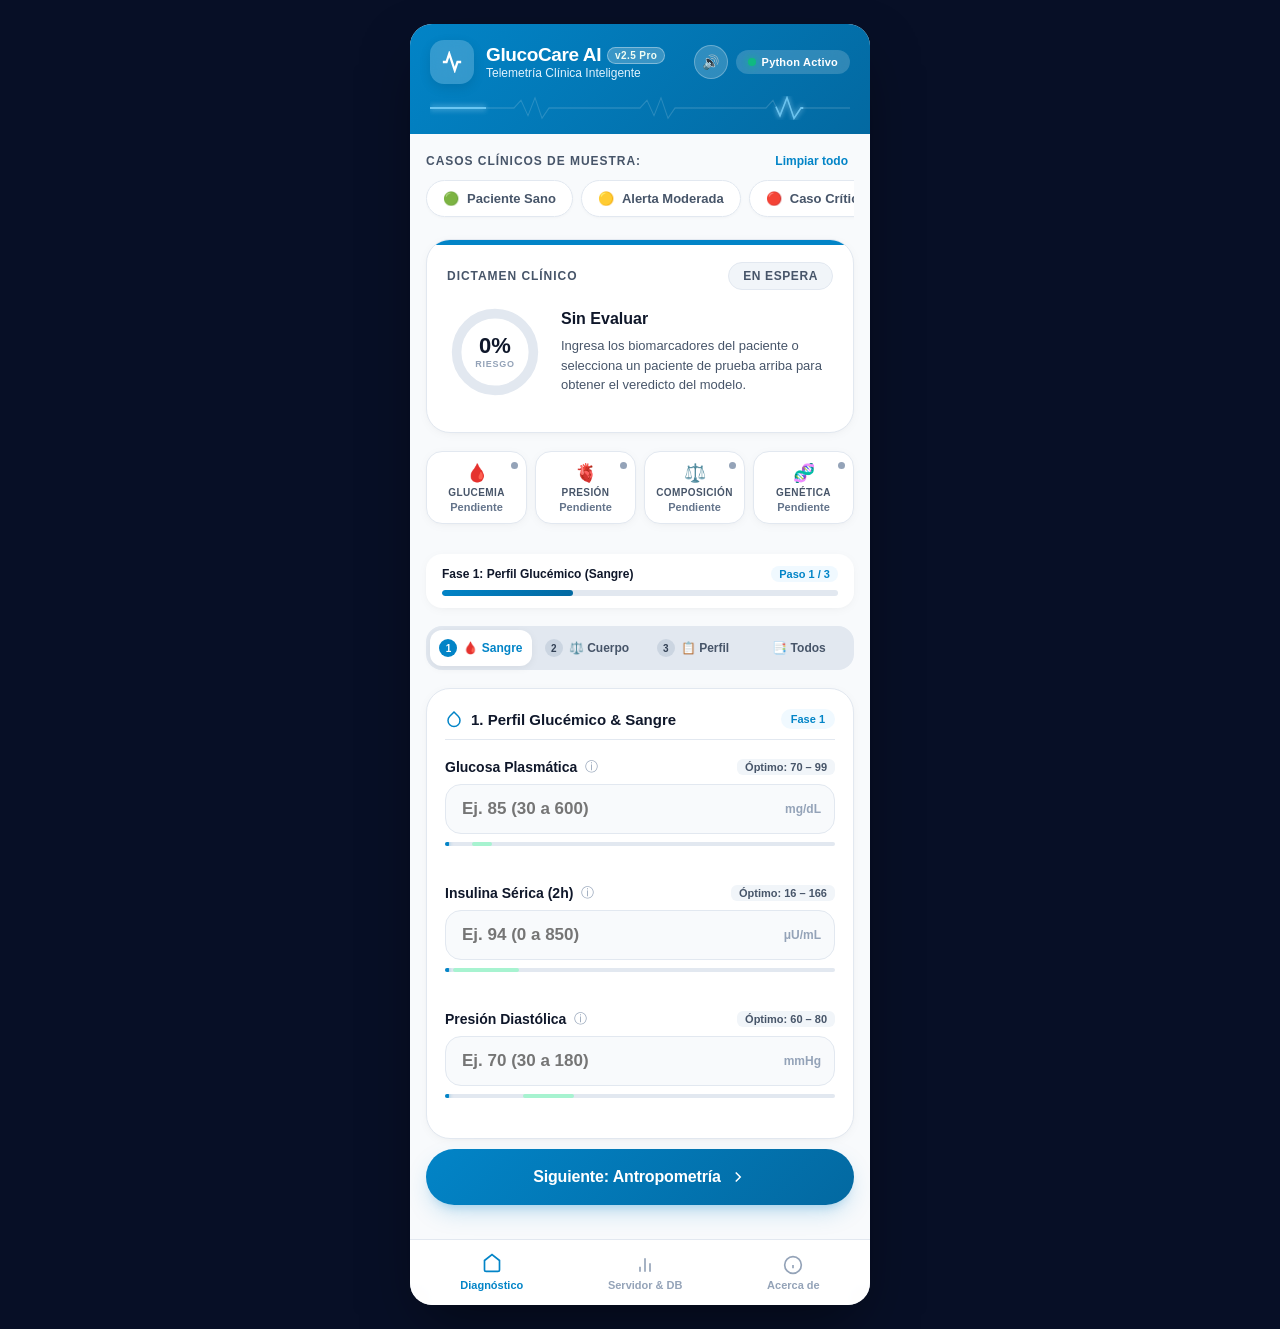
<file: index.html>
<!doctype html>
<html lang="es">
<head>
  <meta charset="utf-8">
  <meta name="viewport" content="width=device-width, initial-scale=1, maximum-scale=1, user-scalable=no, viewport-fit=cover">
  <title>GlucoCare · Evaluación de Riesgo de Diabetes</title>
  <meta name="description" content="Sistema móvil clínico para la predicción de diabetes basado en los pilares de la experiencia de usuario (UX).">
  <meta name="theme-color" content="#0f172a">
  <link rel="stylesheet" href="static/css/mobile.css">
</head>
<body>

  <!-- CONTENEDOR PRINCIPAL DE LA APLICACIÓN -->
  <main class="dispositivo-movil" role="main">

    <!-- CABECERA APP MÉDICA CON TELEMETRÍA ECG EN VIVO -->
    <section class="cabecera-app">
      <div class="cabecera-fila-principal">
        <div class="perfil-app">
          <div class="app-avatar" aria-hidden="true">
            <svg class="pulso-avatar" width="22" height="22" viewBox="0 0 24 24" fill="none" stroke="currentColor" stroke-width="2.5"><path d="M22 12h-4l-3 9L9 3l-3 9H2"></path></svg>
          </div>
          <div class="app-titulos">
            <div class="app-titulos-fila">
              <h1>GlucoCare AI</h1>
              <span class="badge-version">v2.5 Pro</span>
            </div>
            <p>Telemetría Clínica Inteligente</p>
          </div>
        </div>
        
        <div class="cabecera-controles">
          <button type="button" id="btn-toggle-sonido" class="btn-icono-cabecera" title="Activar/Silenciar sonido háptico" aria-label="Audio háptico">
            <span id="icono-sonido">🔊</span>
          </button>
          <div id="btn-telemetria-servidor" class="indicador-conexion" title="Ver Telemetría en Vivo Servidor / Red" style="cursor: pointer;">
            <span class="punto-verde" aria-hidden="true"></span>
            <span id="texto-conexion">Online</span>
          </div>
        </div>
      </div>

      <!-- LÍNEA DE ELECTROCARDIOGRAMA (ECG) EN TIEMPO REAL -->
      <div class="ecg-onda-wrapper" aria-hidden="true">
        <svg class="ecg-svg" viewBox="0 0 600 28" preserveAspectRatio="none">
          <path class="ecg-trazo-fondo" d="M0,14 L120,14 L130,5 L140,23 L150,2 L160,26 L170,14 L300,14 L310,5 L320,23 L330,2 L340,26 L350,14 L480,14 L490,5 L500,23 L510,2 L520,26 L530,14 L600,14"></path>
          <path class="ecg-trazo-luz" d="M0,14 L120,14 L130,5 L140,23 L150,2 L160,26 L170,14 L300,14 L310,5 L320,23 L330,2 L340,26 L350,14 L480,14 L490,5 L500,23 L510,2 L520,26 L530,14 L600,14"></path>
        </svg>
      </div>
    </section>

    <!-- CONTENIDO CON SCROLL ERGONÓMICO -->
    <div class="contenido-scroll">

      <!-- PILAR UX 1: SELECCIÓN RÁPIDA DE PACIENTES (REDUCCIÓN DE CARGA COGNITIVA) -->
      <section class="modulo-chips" aria-label="Muestras rápidas">
        <div class="etiqueta-fila-chips">
          <span class="etiqueta-seccion">Casos Clínicos de Muestra:</span>
          <button type="button" id="btn-limpiar-campos" class="btn-limpiar-texto">Limpiar todo</button>
        </div>
        <div class="lista-chips">
          <button type="button" class="chip-btn" data-perfil="sano">
            <span>🟢</span> <span>Paciente Sano</span>
          </button>
          <button type="button" class="chip-btn" data-perfil="moderado">
            <span>🟡</span> <span>Alerta Moderada</span>
          </button>
          <button type="button" class="chip-btn" data-perfil="critico">
            <span>🔴</span> <span>Caso Crítico</span>
          </button>
        </div>
      </section>

      <!-- BANNER DE ALERTA DEFENSIVA (VISIBILIDAD DEL ESTADO DEL SISTEMA) -->
      <div id="banner-alerta-global" role="alert"></div>

      <!-- PILAR UX 2: TARJETA HERO DE DIAGNÓSTICO CON GAUGE VISUAL -->
      <section id="tarjeta-diagnostico" class="tarjeta-diagnostico" aria-live="polite">
        <div class="diag-cabecera">
          <span class="etiqueta-seccion">Dictamen Clínico</span>
          <span id="badge-alerta" class="badge-alerta espera">En Espera</span>
        </div>

        <div class="medidor-fila">
          <div class="medidor-svg-wrapper">
            <svg class="medidor-svg" viewBox="0 0 90 90" aria-hidden="true">
              <circle class="medidor-fondo" cx="45" cy="45" r="36" fill="none" stroke-width="8"></circle>
              <circle id="medidor-progreso" class="medidor-progreso" cx="45" cy="45" r="36" fill="none" stroke-width="8"></circle>
            </svg>
            <div class="medidor-texto-centro">
              <span id="cifra-porcentaje-num" class="cifra-porcentaje">0%</span>
              <span class="cifra-label">Riesgo</span>
            </div>
          </div>

          <div class="diag-detalles">
            <h3 id="titulo-diagnostico">Sin Evaluar</h3>
            <p id="desc-diagnostico">Ingresa los biomarcadores del paciente o selecciona un paciente de prueba arriba para obtener el veredicto del modelo.</p>
          </div>
        </div>

        <div id="factores-lista" class="factores-lista" style="display: none;"></div>

        <!-- ACCIONES RÁPIDAS DEL DICTAMEN -->
        <div id="diag-acciones-resultado" class="diag-acciones-resultado" style="display: none;">
          <button type="button" id="btn-exportar-ficha" class="btn-exportar-ficha">
            <svg width="16" height="16" viewBox="0 0 24 24" fill="none" stroke="currentColor" stroke-width="2"><path d="M14 2H6a2 2 0 0 0-2 2v16a2 2 0 0 0 2 2h12a2 2 0 0 0 2-2V8z"></path><polyline points="14 2 14 8 20 8"></polyline><line x1="16" y1="13" x2="8" y2="13"></line><line x1="16" y1="17" x2="8" y2="17"></line><polyline points="10 9 9 9 8 9"></polyline></svg>
            <span>Generar Ficha Médica Oficial</span>
          </button>
        </div>
      </section>

      <!-- PILAR EXPERIENCIAL: MATRIZ DE TELEMETRÍA METABÓLICA EN TIEMPO REAL -->
      <section class="matriz-telemetria" aria-label="Matriz metabólica">
        <div class="telemetria-nodo" id="nodo-glucosa">
          <div class="nodo-header">
            <span class="nodo-icono">🩸</span>
            <span class="nodo-pulso" id="pulso-nodo-glucosa"></span>
          </div>
          <span class="nodo-label">Glucemia</span>
          <span class="nodo-estado" id="estado-nodo-glucosa">Pendiente</span>
        </div>
        <div class="telemetria-nodo" id="nodo-presion">
          <div class="nodo-header">
            <span class="nodo-icono">🫀</span>
            <span class="nodo-pulso" id="pulso-nodo-presion"></span>
          </div>
          <span class="nodo-label">Presión</span>
          <span class="nodo-estado" id="estado-nodo-presion">Pendiente</span>
        </div>
        <div class="telemetria-nodo" id="nodo-imc">
          <div class="nodo-header">
            <span class="nodo-icono">⚖️</span>
            <span class="nodo-pulso" id="pulso-nodo-imc"></span>
          </div>
          <span class="nodo-label">Composición</span>
          <span class="nodo-estado" id="estado-nodo-imc">Pendiente</span>
        </div>
        <div class="telemetria-nodo" id="nodo-genetica">
          <div class="nodo-header">
            <span class="nodo-icono">🧬</span>
            <span class="nodo-pulso" id="pulso-nodo-genetica"></span>
          </div>
          <span class="nodo-label">Genética</span>
          <span class="nodo-estado" id="estado-nodo-genetica">Pendiente</span>
        </div>
      </section>

      <!-- WIZARD STEPPER ERGONÓMICO -->
      <div class="stepper-modulo">
        <div class="stepper-pasos-info">
          <span id="stepper-texto-paso">Paso 1 de 3: Perfil Glucémico (Sangre)</span>
          <span id="stepper-texto-pct">Paso 1 / 3</span>
        </div>
        <div class="stepper-barra-track" aria-hidden="true">
          <div id="stepper-barra-progreso" class="stepper-barra-progreso" style="width: 33%;"></div>
        </div>
      </div>

      <!-- PILAR UX: SEGMENTED STEPPER / FASES DE EVALUACIÓN -->
      <div class="control-pasos" role="tablist">
        <button type="button" class="paso-tab activo" data-filtro="sangre" id="tab-sangre">
          <span class="paso-num">1</span>
          <span>🩸 Sangre</span>
        </button>
        <button type="button" class="paso-tab" data-filtro="cuerpo" id="tab-cuerpo">
          <span class="paso-num">2</span>
          <span>⚖️ Cuerpo</span>
        </button>
        <button type="button" class="paso-tab" data-filtro="perfil" id="tab-perfil">
          <span class="paso-num">3</span>
          <span>📋 Perfil</span>
        </button>
        <button type="button" class="paso-tab" data-filtro="todos" id="tab-todos" title="Ver todos los biomarcadores continuos">
          <span>📑 Todos</span>
        </button>
      </div>

      <!-- FORMULARIO CLÍNICO ERGONÓMICO -->
      <form id="form-diabetes" novalidate>

        <!-- FASE 1: SANGRE Y GLUCEMIA -->
        <div class="card-grupo" data-categoria="sangre">
          <div class="card-grupo-cabecera">
            <div class="card-grupo-titulo">
              <svg width="18" height="18" viewBox="0 0 24 24" fill="none" stroke="currentColor" stroke-width="2"><path d="M12 2.69l5.66 5.66a8 8 0 1 1-11.31 0z"></path></svg>
              <span>1. Perfil Glucémico &amp; Sangre</span>
            </div>
            <span class="badge-paso">Fase 1</span>
          </div>

          <!-- Glucosa -->
          <div class="campo-movil">
            <div class="campo-fila-top">
              <div class="campo-label-con-info">
                <label class="campo-label" for="glucosa">Glucosa Plasmática</label>
                <button type="button" class="btn-info-tooltip" data-campo="glucosa" aria-label="Información de glucosa">ⓘ</button>
              </div>
              <span class="campo-rango-badge">Óptimo: 70 – 99</span>
            </div>
            <div class="caja-explicacion" id="exp-glucosa">
              💡 Nivel de azúcar en sangre tras 2 horas de ayuno o prueba oral. Valores ≥ 126 mg/dL en ayunas o ≥ 200 mg/dL casual indican diabetes.
            </div>
            <div class="campo-input-caja">
              <input class="campo-input" type="number" inputmode="decimal" step="any" min="30" max="600" maxlength="3"
                     id="glucosa" name="glucosa" placeholder="Ej. 85 (30 a 600)" required>
              <span class="campo-unidad">mg/dL</span>
            </div>
            <div class="mini-rango-track">
              <div class="mini-rango-zona-saludable" style="left: 7%; width: 5%;"></div>
              <div class="mini-rango-marcador" id="marcador-glucosa" style="left: 0%;"></div>
            </div>
            <span class="error-msg-campo" id="err-glucosa"></span>
          </div>

          <!-- Insulina -->
          <div class="campo-movil">
            <div class="campo-fila-top">
              <div class="campo-label-con-info">
                <label class="campo-label" for="insulina">Insulina Sérica (2h)</label>
                <button type="button" class="btn-info-tooltip" data-campo="insulina" aria-label="Información de insulina">ⓘ</button>
              </div>
              <span class="campo-rango-badge">Óptimo: 16 – 166</span>
            </div>
            <div class="caja-explicacion" id="exp-insulina">
              💡 Hormona pancreática que permite que la glucosa ingrese a las células. Niveles muy elevados reflejan resistencia a la insulina.
            </div>
            <div class="campo-input-caja">
              <input class="campo-input" type="number" inputmode="decimal" step="any" min="0" max="850" maxlength="3"
                     id="insulina" name="insulina" placeholder="Ej. 94 (0 a 850)" required>
              <span class="campo-unidad">μU/mL</span>
            </div>
            <div class="mini-rango-track">
              <div class="mini-rango-zona-saludable" style="left: 2%; width: 17%;"></div>
              <div class="mini-rango-marcador" id="marcador-insulina" style="left: 0%;"></div>
            </div>
            <span class="error-msg-campo" id="err-insulina"></span>
          </div>

          <!-- Presión Arterial -->
          <div class="campo-movil">
            <div class="campo-fila-top">
              <div class="campo-label-con-info">
                <label class="campo-label" for="presion_arterial">Presión Diastólica</label>
                <button type="button" class="btn-info-tooltip" data-campo="presion_arterial" aria-label="Información de presión">ⓘ</button>
              </div>
              <span class="campo-rango-badge">Óptimo: 60 – 80</span>
            </div>
            <div class="caja-explicacion" id="exp-presion_arterial">
              💡 Presión mínima en las arterias cuando el corazón descansa entre latidos. La hipertensión es un comórbido común de la diabetes.
            </div>
            <div class="campo-input-caja">
              <input class="campo-input" type="number" inputmode="decimal" step="any" min="30" max="180" maxlength="3"
                     id="presion_arterial" name="presion_arterial" placeholder="Ej. 70 (30 a 180)" required>
              <span class="campo-unidad">mmHg</span>
            </div>
            <div class="mini-rango-track">
              <div class="mini-rango-zona-saludable" style="left: 20%; width: 13%;"></div>
              <div class="mini-rango-marcador" id="marcador-presion_arterial" style="left: 0%;"></div>
            </div>
            <span class="error-msg-campo" id="err-presion_arterial"></span>
          </div>
        </div>

        <!-- FASE 2: ANTROPOMETRÍA -->
        <div class="card-grupo" data-categoria="cuerpo" id="card-cuerpo" style="display: none;">
          <div class="card-grupo-cabecera">
            <div class="card-grupo-titulo">
              <svg width="18" height="18" viewBox="0 0 24 24" fill="none" stroke="currentColor" stroke-width="2"><path d="M20.24 12.24a6 6 0 0 0-8.49-8.49L5 10.5V19h8.5z"></path><line x1="16" y1="8" x2="2" y2="22"></line><line x1="17.5" y1="15" x2="9" y2="15"></line></svg>
              <span>2. Antropometría &amp; Composición</span>
            </div>
            <span class="badge-paso">Fase 2</span>
          </div>

          <!-- IMC -->
          <div class="campo-movil">
            <div class="campo-fila-top">
              <div class="campo-label-con-info">
                <label class="campo-label" for="imc">Índice de Masa Corporal (IMC)</label>
                <button type="button" class="btn-info-tooltip" data-campo="imc" aria-label="Información de IMC">ⓘ</button>
              </div>
              <span class="campo-rango-badge">Óptimo: 18.5 – 24.9</span>
            </div>
            <div class="caja-explicacion" id="exp-imc">
              💡 Peso (kg) dividido por altura al cuadrado (m²). Sobrepeso &gt; 25, Obesidad &gt; 30 (principal factor de riesgo metabólico).
            </div>
            <div class="campo-input-caja">
              <input class="campo-input" type="number" inputmode="decimal" step="0.1" min="10" max="80" maxlength="5"
                     id="imc" name="imc" placeholder="Ej. 24.5 (10 a 80)" required>
              <span class="campo-unidad">kg/m²</span>
            </div>
            <div class="mini-rango-track">
              <div class="mini-rango-zona-saludable" style="left: 12%; width: 9%;"></div>
              <div class="mini-rango-marcador" id="marcador-imc" style="left: 0%;"></div>
            </div>
            <span class="error-msg-campo" id="err-imc"></span>
          </div>

          <!-- Grosor de Piel -->
          <div class="campo-movil">
            <div class="campo-fila-top">
              <div class="campo-label-con-info">
                <label class="campo-label" for="grosor_piel">Pliegue Cutáneo (Tríceps)</label>
                <button type="button" class="btn-info-tooltip" data-campo="grosor_piel" aria-label="Información de pliegue">ⓘ</button>
              </div>
              <span class="campo-rango-badge">Óptimo: 10 – 30</span>
            </div>
            <div class="caja-explicacion" id="exp-grosor_piel">
              💡 Medición con plicómetro del pliegue de grasa bajo la piel del brazo. Indica distribución de grasa corporal subcutánea (rango: 2 a 99 mm).
            </div>
            <div class="campo-input-caja">
              <input class="campo-input" type="number" inputmode="decimal" step="any" min="2" max="99" maxlength="2"
                     id="grosor_piel" name="grosor_piel" placeholder="Ej. 20 (2 a 99)" required>
              <span class="campo-unidad">mm</span>
            </div>
            <div class="mini-rango-track">
              <div class="mini-rango-zona-saludable" style="left: 8%; width: 21%;"></div>
              <div class="mini-rango-marcador" id="marcador-grosor_piel" style="left: 0%;"></div>
            </div>
            <span class="error-msg-campo" id="err-grosor_piel"></span>
          </div>
        </div>

        <!-- FASE 3: HISTORIAL & DEMOGRAFÍA -->
        <div class="card-grupo" data-categoria="perfil" id="card-perfil" style="display: none;">
          <div class="card-grupo-cabecera">
            <div class="card-grupo-titulo">
              <svg width="18" height="18" viewBox="0 0 24 24" fill="none" stroke="currentColor" stroke-width="2"><path d="M20 21v-2a4 4 0 0 0-4-4H8a4 4 0 0 0-4 4v2"></path><circle cx="12" cy="7" r="4"></circle></svg>
              <span>3. Datos Demográficos &amp; Pedigrí</span>
            </div>
            <span class="badge-paso">Fase 3</span>
          </div>

          <!-- Edad -->
          <div class="campo-movil">
            <div class="campo-fila-top">
              <div class="campo-label-con-info">
                <label class="campo-label" for="edad">Edad del Paciente</label>
                <button type="button" class="btn-info-tooltip" data-campo="edad" aria-label="Información de edad">ⓘ</button>
              </div>
              <span class="campo-rango-badge">Años (1 a 120)</span>
            </div>
            <div class="caja-explicacion" id="exp-edad">
              💡 La resistencia a la insulina suele aumentar con la edad, especialmente después de los 45 años.
            </div>
            <div class="campo-input-caja">
              <input class="campo-input" type="number" inputmode="numeric" step="1" min="1" max="120" maxlength="3"
                     id="edad" name="edad" placeholder="Ej. 35 (1 a 120)" required>
              <span class="campo-unidad">años</span>
            </div>
            <div class="mini-rango-track">
              <div class="mini-rango-zona-saludable" style="left: 14%; width: 23%;"></div>
              <div class="mini-rango-marcador" id="marcador-edad" style="left: 0%;"></div>
            </div>
            <span class="error-msg-campo" id="err-edad"></span>
          </div>

          <!-- Sexo Biológico (Mujer / Hombre) -->
          <div class="campo-movil">
            <div class="campo-fila-top">
              <span class="campo-label">Sexo Biológico</span>
              <span class="campo-rango-badge" id="badge-sexo">Opcional</span>
            </div>
            <div class="selector-sexo-chips" role="radiogroup" aria-label="Sexo Biológico">
              <button type="button" class="chip-sexo activo" id="btn-sexo-femenino" data-sexo="femenino">
                <span>👩</span> <span>Mujer</span>
              </button>
              <button type="button" class="chip-sexo" id="btn-sexo-masculino" data-sexo="masculino">
                <span>👨</span> <span>Hombre</span>
              </button>
            </div>
          </div>

          <!-- Embarazos (Opcional) -->
          <div class="campo-movil" id="contenedor-campo-embarazos">
            <div class="campo-fila-top">
              <div class="campo-label-con-info">
                <label class="campo-label" for="embarazos">Número de Embarazos <span style="font-weight: 500; font-size: 11px; color: var(--azul-medico);">(Opcional)</span></label>
                <button type="button" class="btn-info-tooltip" data-campo="embarazos" aria-label="Información de embarazos">ⓘ</button>
              </div>
              <span class="campo-rango-badge" id="badge-embarazos">0 a 25 gestaciones</span>
            </div>
            <div class="caja-explicacion" id="exp-embarazos">
              💡 Opcional: Para pacientes masculinos o mujeres sin gestaciones previas, puedes dejarlo vacío o en 0. Múltiples gestaciones o historial de diabetes gestacional elevan el riesgo a largo plazo.
            </div>
            <div class="campo-input-caja">
              <input class="campo-input" type="number" inputmode="numeric" step="1" min="0" max="25" maxlength="2"
                     id="embarazos" name="embarazos" placeholder="0 (Opcional)">
              <span class="campo-unidad">cant</span>
            </div>
            <div class="mini-rango-track">
              <div class="mini-rango-zona-saludable" style="left: 0%; width: 12%;"></div>
              <div class="mini-rango-marcador" id="marcador-embarazos" style="left: 0%;"></div>
            </div>
            <div id="aviso-embarazos-hombre" style="display: none; font-size: 11px; color: #0284c7; background: #f0f9ff; border: 1px solid #bae6fd; padding: 6px 10px; border-radius: 8px; margin-top: 6px;">
              ℹ️ Paciente masculino: gestaciones fijadas en 0 biológicamente.
            </div>
            <span class="error-msg-campo" id="err-embarazos"></span>
          </div>

          <!-- Pedigrí -->
          <div class="campo-movil">
            <div class="campo-fila-top">
              <div class="campo-label-con-info">
                <label class="campo-label" for="pedigri_diabetes">Función de Pedigrí Genético</label>
                <button type="button" class="btn-info-tooltip" data-campo="pedigri_diabetes" aria-label="Información de pedigrí">ⓘ</button>
              </div>
              <span class="campo-rango-badge">Índice: 0.05 – 2.50</span>
            </div>
            <div class="caja-explicacion" id="exp-pedigri_diabetes">
              💡 Puntuación que cuantifica la predisposición genética según la cercanía de familiares diagnosticados con diabetes (0.05 a 2.50).
            </div>
            <div class="campo-input-caja">
              <input class="campo-input" type="number" inputmode="decimal" step="0.01" min="0.05" max="2.50" maxlength="5"
                     id="pedigri_diabetes" name="pedigri_diabetes" placeholder="Ej. 0.35 (0.05 a 2.50)" required>
              <span class="campo-unidad">índice</span>
            </div>
            <div class="mini-rango-track">
              <div class="mini-rango-zona-saludable" style="left: 1%; width: 18%;"></div>
              <div class="mini-rango-marcador" id="marcador-pedigri_diabetes" style="left: 0%;"></div>
            </div>
            <span class="error-msg-campo" id="err-pedigri_diabetes"></span>
          </div>
        </div>

        <!-- PILAR UX: BOTONES DE ACCIÓN EN LA ZONA DEL PULGAR (WIZARD STEPPER) -->
        <div class="barra-accion-flotante" id="barra-accion-wizard">
          <button type="button" id="btn-paso-anterior" class="btn-wizard-secundario" style="display: none;">
            <svg width="18" height="18" viewBox="0 0 24 24" fill="none" stroke="currentColor" stroke-width="2"><polyline points="15 18 9 12 15 6"></polyline></svg>
            <span>Anterior</span>
          </button>
          
          <button type="button" id="btn-paso-siguiente" class="btn-analizar-movil btn-wizard-primario">
            <span id="texto-btn-siguiente">Siguiente: Antropometría</span>
            <svg width="18" height="18" viewBox="0 0 24 24" fill="none" stroke="currentColor" stroke-width="2"><polyline points="9 18 15 12 9 6"></polyline></svg>
          </button>

          <button id="btn-analizar" type="submit" class="btn-analizar-movil btn-wizard-primario" style="display: none;">
            <svg width="20" height="20" viewBox="0 0 24 24" fill="none" stroke="currentColor" stroke-width="2"><path d="M22 12h-4l-3 9L9 3l-3 9H2"></path></svg>
            <span id="texto-btn-analizar">Evaluar Diagnóstico Completo</span>
          </button>
        </div>

      </form>
    </div>

    <!-- NAVEGACIÓN INFERIOR (BOTTOM NAV) -->
    <nav class="barra-navegacion-inferior" aria-label="Navegación principal">
      <button type="button" class="nav-item activo" data-tab="inicio">
        <svg width="20" height="20" viewBox="0 0 24 24" fill="none" stroke="currentColor" stroke-width="2"><path d="M3 9l9-7 9 7v11a2 2 0 0 1-2 2H5a2 2 0 0 1-2-2z"></path></svg>
        <span>Diagnóstico</span>
      </button>
      <button type="button" class="nav-item" data-tab="stats">
        <svg width="20" height="20" viewBox="0 0 24 24" fill="none" stroke="currentColor" stroke-width="2"><line x1="18" y1="20" x2="18" y2="10"></line><line x1="12" y1="20" x2="12" y2="4"></line><line x1="6" y1="20" x2="6" y2="14"></line></svg>
        <span>Servidor & DB</span>
      </button>
      <button type="button" class="nav-item" data-tab="info">
        <svg width="20" height="20" viewBox="0 0 24 24" fill="none" stroke="currentColor" stroke-width="2"><circle cx="12" cy="12" r="10"></circle><line x1="12" y1="16" x2="12" y2="12"></line><line x1="12" y1="8" x2="12.01" y2="8"></line></svg>
        <span>Acerca de</span>
      </button>
    </nav>

    <!-- MODAL NATIVO ESTILO BOTTOM SHEET -->
    <div id="modal-sheet" class="modal-overlay" role="dialog" aria-modal="true">
      <div class="modal-card">
        <div class="modal-header">
          <h2 id="modal-titulo">Información</h2>
          <button type="button" id="btn-cerrar-modal" class="btn-cerrar-modal" aria-label="Cerrar modal">✕</button>
        </div>
        <div id="modal-cuerpo"></div>
      </div>
    </div>

    <!-- OVERLAY DE ESCANEO CLÍNICO CON EFECTO LÁSER -->
    <div id="overlay-escaneo-clinico" class="overlay-escaneo" style="display: none;" aria-hidden="true">
      <div class="escaneo-tarjeta">
        <div class="haz-laser"></div>
        <div class="escaneo-avatar">
          <svg class="pulso-avatar" width="34" height="34" viewBox="0 0 24 24" fill="none" stroke="currentColor" stroke-width="2.5"><path d="M22 12h-4l-3 9L9 3l-3 9H2"></path></svg>
        </div>
        <h3 id="escaneo-texto-fase">Telemetría Clínica en Curso...</h3>
        <p id="escaneo-subtexto">Procesando biomarcadores con ensamble Random Forest (120 árboles)</p>
        <div class="escaneo-barra-wrapper">
          <div id="escaneo-barra-fill" class="escaneo-barra-fill"></div>
        </div>
      </div>
    </div>

  </main>

  <script src="static/js/modelo_diabetes_exportado.js"></script>
  <script src="static/js/app_cliente.js"></script>
</body>
</html>
</file>
<file: static/css/mobile.css>
/* ==========================================================================
   GlucoCare AI - Mobile Clinical Design System
   Basado en los Pilares de Experiencia de Usuario (UX) y Ergonomía Táctil
   ========================================================================== */

:root {
  --azul-medico: #0284c7;
  --azul-gradiente: linear-gradient(135deg, #0284c7 0%, #0369a1 100%);
  --azul-suave: #f0f9ff;
  --azul-borde: #bae6fd;
  
  --fondo-app: #f8fafc;
  --fondo-tarjeta: #ffffff;
  --borde-suave: #e2e8f0;
  --borde-activo: #38bdf8;
  
  --texto-principal: #0f172a;
  --texto-secundario: #475569;
  --texto-terciario: #94a3b8;
  
  --verde-salud: #10b981;
  --verde-fondo: #ecfdf5;
  --verde-borde: #a7f3d0;
  
  --ambar-alerta: #f59e0b;
  --ambar-fondo: #fffbeb;
  --ambar-borde: #fde68a;
  
  --rojo-riesgo: #ef4444;
  --rojo-fondo: #fef2f2;
  --rojo-borde: #fecaca;

  --radio-sm: 10px;
  --radio-md: 16px;
  --radio-lg: 24px;
  --radio-pildora: 999px;
  
  --sombra-flotante: 0 10px 25px -5px rgba(2, 132, 199, 0.25), 0 8px 10px -6px rgba(2, 132, 199, 0.2);
  --sombra-card: 0 2px 12px -2px rgba(15, 23, 42, 0.05), 0 1px 4px -1px rgba(15, 23, 42, 0.02);
  --sombra-hover: 0 8px 20px -4px rgba(15, 23, 42, 0.08), 0 2px 6px -2px rgba(15, 23, 42, 0.04);
}

* {
  box-sizing: border-box;
  margin: 0;
  padding: 0;
  -webkit-tap-highlight-color: transparent;
}

body {
  font-family: -apple-system, BlinkMacSystemFont, "SF Pro Text", "Segoe UI", Roboto, Helvetica, Arial, sans-serif;
  background-color: #070f26;
  color: var(--texto-principal);
  min-height: 100vh;
  display: flex;
  justify-content: center;
  align-items: center;
  padding: 16px 0;
  -webkit-font-smoothing: antialiased;
}

/* CONTENEDOR PRINCIPAL DE LA APLICACIÓN */
.dispositivo-movil {
  width: 100%;
  max-width: 460px;
  min-height: 100vh;
  background: var(--fondo-app);
  display: flex;
  flex-direction: column;
  position: relative;
}

@media (min-width: 500px) {
  body {
    padding: 24px 0;
  }
  .dispositivo-movil {
    border-radius: 22px;
    box-shadow: 0 25px 60px -15px rgba(0, 0, 0, 0.5);
    overflow: hidden;
  }
}

@media (max-width: 499px) {
  body {
    padding: 0;
    margin: 0;
    background-color: var(--fondo-app);
  }
  .dispositivo-movil {
    max-width: 100%;
    min-height: 100vh;
    border-radius: 0;
    box-shadow: none;
  }
}

/* CABECERA PRINCIPAL CON TELEMETRÍA ECG */
.cabecera-app {
  background: var(--azul-gradiente);
  color: #fff;
  padding: calc(16px + env(safe-area-inset-top, 0px)) 20px 14px;
  display: flex;
  flex-direction: column;
  gap: 12px;
  position: relative;
  overflow: hidden;
}
.cabecera-fila-principal {
  display: flex;
  justify-content: space-between;
  align-items: center;
  width: 100%;
}
.perfil-app {
  display: flex;
  align-items: center;
  gap: 12px;
}
.app-avatar {
  width: 44px;
  height: 44px;
  background: rgba(255, 255, 255, 0.2);
  backdrop-filter: blur(10px);
  border-radius: 14px;
  display: grid;
  place-items: center;
  color: #fff;
  box-shadow: 0 4px 12px rgba(0, 0, 0, 0.1);
}
.pulso-avatar {
  animation: pulsoCardiaco 2s ease-in-out infinite;
}
@keyframes pulsoCardiaco {
  0%, 100% { transform: scale(1); }
  15% { transform: scale(1.18); }
  30% { transform: scale(1); }
  45% { transform: scale(1.12); }
  60% { transform: scale(1); }
}

.app-titulos-fila {
  display: flex;
  align-items: center;
  gap: 6px;
}
.app-titulos h1 {
  font-size: 19px;
  font-weight: 700;
  letter-spacing: -0.02em;
}
.badge-version {
  font-size: 10px;
  font-weight: 800;
  padding: 2px 7px;
  border-radius: var(--radio-pildora);
  background: rgba(255, 255, 255, 0.22);
  border: 1px solid rgba(255, 255, 255, 0.35);
  letter-spacing: 0.04em;
  color: #f0fdf4;
}
.app-titulos p {
  font-size: 12px;
  color: #e0f2fe;
  font-weight: 500;
}
.cabecera-controles {
  display: flex;
  align-items: center;
  gap: 8px;
}
.btn-icono-cabecera {
  width: 34px;
  height: 34px;
  border-radius: 50%;
  background: rgba(255, 255, 255, 0.18);
  border: 1px solid rgba(255, 255, 255, 0.28);
  display: grid;
  place-items: center;
  cursor: pointer;
  font-size: 14px;
  transition: all 0.2s ease;
}
.btn-icono-cabecera:active {
  transform: scale(0.9);
}
.indicador-conexion {
  display: inline-flex;
  align-items: center;
  gap: 6px;
  padding: 6px 12px;
  border-radius: var(--radio-pildora);
  background: rgba(255, 255, 255, 0.18);
  backdrop-filter: blur(8px);
  font-size: 11px;
  font-weight: 600;
  letter-spacing: 0.02em;
}
.punto-verde {
  width: 8px;
  height: 8px;
  background: #4ade80;
  border-radius: 50%;
  box-shadow: 0 0 8px #4ade80;
}

/* LÍNEA ECG EN VIVO */
.ecg-onda-wrapper {
  width: 100%;
  height: 24px;
  overflow: hidden;
  position: relative;
  opacity: 0.85;
}
.ecg-svg {
  width: 100%;
  height: 100%;
}
.ecg-trazo-fondo {
  stroke: rgba(255, 255, 255, 0.18);
  stroke-width: 1.5;
  fill: none;
}
.ecg-trazo-luz {
  stroke: #7dd3fc;
  stroke-width: 2.2;
  fill: none;
  stroke-dasharray: 80 520;
  stroke-dashoffset: 600;
  animation: trazarEcg 2.6s linear infinite;
  filter: drop-shadow(0 0 4px #bae6fd);
}
@keyframes trazarEcg {
  to { stroke-dashoffset: 0; }
}

/* CONTENEDOR CON SCROLL SUAVE */
.contenido-scroll {
  flex: 1;
  padding: 18px 16px 100px;
  overflow-y: auto;
  display: flex;
  flex-direction: column;
  gap: 18px;
}

/* PILAR UX: ACCESO RÁPIDO Y CARGA COGNITIVA MÍNIMA (CHIPS DE PACIENTE) */
.modulo-chips {
  display: flex;
  flex-direction: column;
  gap: 10px;
}
.etiqueta-fila-chips {
  display: flex;
  justify-content: space-between;
  align-items: center;
}
.etiqueta-seccion {
  font-size: 12px;
  text-transform: uppercase;
  letter-spacing: 0.08em;
  color: var(--texto-secundario);
  font-weight: 700;
}
.btn-limpiar-texto {
  background: none;
  border: none;
  color: var(--azul-medico);
  font-size: 12px;
  font-weight: 600;
  cursor: pointer;
  padding: 2px 6px;
}
.btn-limpiar-texto:hover {
  text-decoration: underline;
}
.lista-chips {
  display: flex;
  gap: 8px;
  overflow-x: auto;
  padding-bottom: 4px;
  scrollbar-width: none;
}
.lista-chips::-webkit-scrollbar {
  display: none;
}
.chip-btn {
  background: var(--fondo-tarjeta);
  border: 1.5px solid var(--borde-suave);
  border-radius: var(--radio-pildora);
  padding: 10px 16px;
  font-size: 13px;
  font-weight: 600;
  color: var(--texto-secundario);
  white-space: nowrap;
  display: inline-flex;
  align-items: center;
  gap: 8px;
  cursor: pointer;
  transition: all 0.25s cubic-bezier(0.16, 1, 0.3, 1);
  box-shadow: 0 1px 3px rgba(0,0,0,0.03);
}
.chip-btn:active {
  transform: scale(0.96);
}
.chip-btn.activo, .chip-btn:hover {
  border-color: var(--azul-medico);
  background: var(--azul-suave);
  color: var(--azul-medico);
  box-shadow: 0 4px 12px rgba(2, 132, 199, 0.15);
}

/* SELECTOR DE SEXO BIOLÓGICO */
.selector-sexo-chips {
  display: grid;
  grid-template-columns: 1fr 1fr;
  gap: 10px;
  margin-top: 6px;
}
.chip-sexo {
  background: var(--fondo-tarjeta);
  border: 1.5px solid var(--borde-suave);
  border-radius: var(--radio-pildora);
  padding: 10px 14px;
  font-size: 13px;
  font-weight: 700;
  color: var(--texto-secundario);
  display: flex;
  align-items: center;
  justify-content: center;
  gap: 8px;
  cursor: pointer;
  transition: all 0.2s cubic-bezier(0.16, 1, 0.3, 1);
  box-shadow: 0 1px 3px rgba(0,0,0,0.02);
}
.chip-sexo:hover {
  border-color: var(--azul-medico);
  color: var(--azul-medico);
}
.chip-sexo.activo {
  border-color: var(--azul-medico);
  background: var(--azul-suave);
  color: var(--azul-medico);
  box-shadow: 0 4px 12px rgba(2, 132, 199, 0.15);
}

/* PILAR UX: REPORTE CLÍNICO HERO CON MEDIDOR VISUAL */
.tarjeta-diagnostico {
  background: var(--fondo-tarjeta);
  border-radius: var(--radio-lg);
  padding: 22px 20px;
  box-shadow: var(--sombra-card);
  border: 1.5px solid var(--borde-suave);
  position: relative;
  overflow: hidden;
  transition: all 0.35s ease;
}
.tarjeta-diagnostico::before {
  content: "";
  position: absolute;
  top: 0; left: 0; right: 0;
  height: 5px;
  background: var(--azul-medico);
  transition: background 0.3s ease;
}
.tarjeta-diagnostico.estado-verde::before { background: var(--verde-salud); }
.tarjeta-diagnostico.estado-ambar::before { background: var(--ambar-alerta); }
.tarjeta-diagnostico.estado-rojo::before { background: var(--rojo-riesgo); }

.diag-cabecera {
  display: flex;
  justify-content: space-between;
  align-items: center;
  margin-bottom: 14px;
}
.badge-alerta {
  padding: 6px 14px;
  border-radius: var(--radio-pildora);
  font-size: 12px;
  font-weight: 700;
  text-transform: uppercase;
  letter-spacing: 0.05em;
  display: inline-flex;
  align-items: center;
  gap: 6px;
}
.badge-alerta.verde { background: var(--verde-fondo); color: var(--verde-salud); border: 1px solid var(--verde-borde); }
.badge-alerta.ambar { background: var(--ambar-fondo); color: var(--ambar-alerta); border: 1px solid var(--ambar-borde); }
.badge-alerta.rojo { background: var(--rojo-fondo); color: var(--rojo-riesgo); border: 1px solid var(--rojo-borde); }
.badge-alerta.espera { background: #f1f5f9; color: var(--texto-secundario); border: 1px solid var(--borde-suave); }

.medidor-fila {
  display: flex;
  align-items: center;
  gap: 18px;
  margin: 10px 0;
}
.medidor-svg-wrapper {
  width: 96px;
  height: 96px;
  flex-shrink: 0;
  position: relative;
  display: grid;
  place-items: center;
}
.medidor-svg {
  width: 100%;
  height: 100%;
  transform: rotate(-90deg);
}
.medidor-fondo {
  fill: none;
  stroke: #e2e8f0;
  stroke-width: 9;
}
.medidor-progreso {
  fill: none;
  stroke: var(--azul-medico);
  stroke-width: 9;
  stroke-linecap: round;
  stroke-dasharray: 226;
  stroke-dashoffset: 226;
  transition: stroke-dashoffset 0.9s cubic-bezier(0.16, 1, 0.3, 1), stroke 0.4s ease;
}
.medidor-texto-centro {
  position: absolute;
  display: flex;
  flex-direction: column;
  align-items: center;
  justify-content: center;
}
.cifra-porcentaje {
  font-size: 22px;
  font-weight: 800;
  line-height: 1;
  color: var(--texto-principal);
}
.cifra-label {
  font-size: 9px;
  font-weight: 700;
  text-transform: uppercase;
  letter-spacing: 0.08em;
  color: var(--texto-terciario);
  margin-top: 2px;
}

.diag-detalles {
  flex: 1;
}
.diag-detalles h3 {
  font-size: 16px;
  font-weight: 700;
  margin-bottom: 6px;
  line-height: 1.3;
  color: var(--texto-principal);
}
.diag-detalles p {
  font-size: 13px;
  color: var(--texto-secundario);
  line-height: 1.5;
}

/* LISTA DE FACTORES DE RIESGO IDENTIFICADOS */
.factores-lista {
  margin-top: 14px;
  padding-top: 14px;
  border-top: 1px dashed var(--borde-suave);
  display: flex;
  flex-direction: column;
  gap: 8px;
}
.factor-titulo-fila {
  font-size: 11px;
  text-transform: uppercase;
  font-weight: 700;
  letter-spacing: 0.06em;
  color: var(--texto-secundario);
}
.factor-item {
  font-size: 12px;
  color: #991b1b;
  background: #fef2f2;
  border: 1px solid #fee2e2;
  border-radius: var(--radio-sm);
  padding: 8px 12px;
  display: flex;
  align-items: center;
  gap: 8px;
  font-weight: 500;
}

/* ACCIONES RÁPIDAS DEL DICTAMEN */
.diag-acciones-resultado {
  margin-top: 14px;
}
.btn-exportar-ficha {
  width: 100%;
  padding: 11px 16px;
  background: var(--azul-suave);
  border: 1.5px dashed var(--azul-borde);
  border-radius: var(--radio-sm);
  color: var(--azul-medico);
  font-size: 13px;
  font-weight: 700;
  display: flex;
  align-items: center;
  justify-content: center;
  gap: 8px;
  cursor: pointer;
  transition: all 0.2s ease;
}
.btn-exportar-ficha:hover {
  background: #e0f2fe;
  border-color: var(--azul-medico);
}
.btn-exportar-ficha:active {
  transform: scale(0.97);
}

/* MATRIZ DE TELEMETRÍA METABÓLICA EN TIEMPO REAL */
.matriz-telemetria {
  display: grid;
  grid-template-columns: repeat(4, 1fr);
  gap: 8px;
  margin-bottom: 12px;
}
.telemetria-nodo {
  background: var(--fondo-tarjeta);
  border: 1.5px solid var(--borde-suave);
  border-radius: var(--radio-md);
  padding: 10px 4px;
  display: flex;
  flex-direction: column;
  align-items: center;
  text-align: center;
  gap: 3px;
  box-shadow: var(--sombra-card);
  transition: all 0.3s cubic-bezier(0.16, 1, 0.3, 1);
}
.nodo-header {
  display: flex;
  align-items: center;
  justify-content: center;
  position: relative;
  width: 100%;
}
.nodo-icono {
  font-size: 18px;
}
.nodo-pulso {
  width: 7px;
  height: 7px;
  border-radius: 50%;
  background: #94a3b8;
  position: absolute;
  right: 4px;
  top: 0;
  transition: all 0.3s ease;
}
.nodo-label {
  font-size: 10px;
  font-weight: 700;
  text-transform: uppercase;
  color: var(--texto-secundario);
  letter-spacing: 0.04em;
}
.nodo-estado {
  font-size: 11px;
  font-weight: 800;
  color: #64748b;
  transition: color 0.3s ease;
}

.telemetria-nodo.nodo-optimo {
  border-color: #a7f3d0;
  background: #f0fdf4;
}
.telemetria-nodo.nodo-optimo .nodo-estado {
  color: #15803d;
}
.telemetria-nodo.nodo-optimo .nodo-pulso {
  background: #22c55e;
  box-shadow: 0 0 6px #22c55e;
}

.telemetria-nodo.nodo-alerta {
  border-color: #fde68a;
  background: #fffbeb;
}
.telemetria-nodo.nodo-alerta .nodo-estado {
  color: #b45309;
}
.telemetria-nodo.nodo-alerta .nodo-pulso {
  background: #f59e0b;
  box-shadow: 0 0 6px #f59e0b;
}

.telemetria-nodo.nodo-riesgo {
  border-color: #fecaca;
  background: #fef2f2;
}
.telemetria-nodo.nodo-riesgo .nodo-estado {
  color: #b91c1c;
}
.telemetria-nodo.nodo-riesgo .nodo-pulso {
  background: #ef4444;
  box-shadow: 0 0 6px #ef4444;
}

/* BANNER DE ALERTA DEFENSIVA */
#banner-alerta-global {
  background: var(--rojo-fondo);
  border: 1px solid var(--rojo-borde);
  border-left: 4px solid var(--rojo-riesgo);
  color: #991b1b;
  padding: 12px 14px;
  border-radius: var(--radio-sm);
  font-size: 13px;
  font-weight: 600;
  line-height: 1.4;
  display: none;
  animation: sacudida 0.3s ease-in-out;
}
@keyframes sacudida {
  0%, 100% { transform: translateX(0); }
  25% { transform: translateX(-4px); }
  75% { transform: translateX(4px); }
}

/* WIZARD STEPPER ERGONÓMICO */
.stepper-modulo {
  display: flex;
  flex-direction: column;
  gap: 8px;
  background: var(--fondo-tarjeta);
  padding: 12px 16px;
  border-radius: var(--radio-md);
  box-shadow: var(--sombra-card);
}
.stepper-pasos-info {
  display: flex;
  justify-content: space-between;
  align-items: center;
  font-size: 12px;
  font-weight: 700;
  color: var(--texto-secundario);
}
#stepper-texto-paso {
  color: var(--texto-principal);
  font-weight: 700;
}
.stepper-texto-pct, #stepper-texto-pct {
  color: var(--azul-medico);
  background: var(--azul-suave);
  padding: 2px 8px;
  border-radius: var(--radio-pildora);
  font-size: 11px;
  font-weight: 800;
}
.stepper-barra-track {
  width: 100%;
  height: 6px;
  background: #e2e8f0;
  border-radius: 999px;
  overflow: hidden;
}
.stepper-barra-progreso {
  height: 100%;
  width: 33%;
  background: var(--azul-gradiente);
  border-radius: 999px;
  transition: width 0.35s cubic-bezier(0.16, 1, 0.3, 1);
}

/* PILAR UX: SEGMENTED CONTROL / TABS PARA REDUCIR FATIGA COGNITIVA */
.control-pasos {
  display: flex;
  background: #e2e8f0;
  padding: 4px;
  border-radius: var(--radio-md);
  gap: 4px;
}
.paso-tab {
  flex: 1;
  padding: 9px 8px;
  font-size: 12px;
  font-weight: 700;
  color: var(--texto-secundario);
  background: none;
  border: none;
  border-radius: 12px;
  cursor: pointer;
  transition: all 0.2s ease;
  display: flex;
  align-items: center;
  justify-content: center;
  gap: 6px;
}
.paso-tab.activo {
  background: var(--fondo-tarjeta);
  color: var(--azul-medico);
  box-shadow: 0 2px 8px rgba(0,0,0,0.06);
}
.paso-num {
  display: inline-flex;
  align-items: center;
  justify-content: center;
  width: 18px;
  height: 18px;
  border-radius: 50%;
  background: #cbd5e1;
  color: #334155;
  font-size: 10px;
  font-weight: 800;
  transition: all 0.2s ease;
}
.paso-tab.activo .paso-num {
  background: var(--azul-medico);
  color: #fff;
}
.paso-tab.completado .paso-num {
  background: var(--verde-normal);
  color: #fff;
}

/* TARJETAS DEL FORMULARIO CLINICO */
.card-grupo {
  background: var(--fondo-tarjeta);
  border-radius: var(--radio-lg);
  padding: 20px 18px;
  box-shadow: var(--sombra-card);
  border: 1.5px solid var(--borde-suave);
  display: flex;
  flex-direction: column;
  gap: 16px;
  transition: transform 0.2s ease, box-shadow 0.2s ease;
}
.card-grupo-cabecera {
  display: flex;
  justify-content: space-between;
  align-items: center;
  padding-bottom: 10px;
  border-bottom: 1px solid var(--borde-suave);
}
.card-grupo-titulo {
  display: flex;
  align-items: center;
  gap: 8px;
  font-size: 15px;
  font-weight: 700;
  color: var(--texto-principal);
}
.card-grupo-titulo svg {
  color: var(--azul-medico);
}
.badge-paso {
  font-size: 11px;
  font-weight: 700;
  color: var(--azul-medico);
  background: var(--azul-suave);
  padding: 4px 10px;
  border-radius: var(--radio-pildora);
}

/* CAMPOS INDIVIDUALES CON ERGONOMÍA TÁCTIL */
.campo-movil {
  display: flex;
  flex-direction: column;
  gap: 6px;
}
.campo-fila-top {
  display: flex;
  justify-content: space-between;
  align-items: center;
}
.campo-label-con-info {
  display: flex;
  align-items: center;
  gap: 6px;
}
.campo-label {
  font-size: 14px;
  font-weight: 600;
  color: var(--texto-principal);
}
.btn-info-tooltip {
  background: none;
  border: none;
  color: var(--texto-terciario);
  cursor: pointer;
  display: inline-flex;
  padding: 2px;
  border-radius: 50%;
  transition: color 0.15s;
}
.btn-info-tooltip:hover {
  color: var(--azul-medico);
}
.campo-rango-badge {
  font-size: 11px;
  font-weight: 600;
  color: var(--texto-secundario);
  background: #f1f5f9;
  padding: 2px 8px;
  border-radius: 6px;
}

/* CAJA DE ENTRADA Y BOTONES STEPPER +/- PARA EL PULGAR */
.campo-input-caja {
  position: relative;
  display: flex;
  align-items: center;
}
.campo-input {
  width: 100%;
  height: 50px;
  border-radius: var(--radio-md);
  border: 1.5px solid var(--borde-suave);
  background: #f8fafc;
  padding: 0 54px 0 16px;
  font-size: 17px;
  font-weight: 600;
  color: var(--texto-principal);
  transition: all 0.2s ease;
}
.campo-input:focus {
  background: #fff;
  border-color: var(--azul-medico);
  box-shadow: 0 0 0 4px rgba(2, 132, 199, 0.16);
  outline: none;
}
.campo-input.input-error {
  border-color: var(--rojo-riesgo) !important;
  background-color: var(--rojo-fondo) !important;
  box-shadow: 0 0 0 4px rgba(239, 68, 68, 0.16) !important;
}
.campo-unidad {
  position: absolute;
  right: 14px;
  font-size: 12px;
  font-weight: 700;
  color: var(--texto-terciario);
  pointer-events: none;
}

/* PILAR UX: MINI BARRA DE RANGO VISUAL DE SALUD */
.mini-rango-track {
  height: 4px;
  background: #e2e8f0;
  border-radius: var(--radio-pildora);
  position: relative;
  margin-top: 2px;
  overflow: hidden;
}
.mini-rango-zona-saludable {
  position: absolute;
  top: 0; bottom: 0;
  background: #a7f3d0;
  border-radius: var(--radio-pildora);
}
.mini-rango-marcador {
  position: absolute;
  top: 50%;
  width: 8px;
  height: 8px;
  border-radius: 50%;
  background: var(--azul-medico);
  transform: translate(-50%, -50%);
  transition: left 0.3s ease;
  box-shadow: 0 0 4px rgba(2, 132, 199, 0.5);
}

.error-msg-campo {
  font-size: 11px;
  font-weight: 600;
  color: var(--rojo-riesgo);
  min-height: 14px;
  display: flex;
  align-items: center;
  gap: 4px;
}

/* EXPLICACIÓN CONTEXTUAL EXPANDIBLE */
.caja-explicacion {
  font-size: 12px;
  color: var(--texto-secundario);
  background: var(--azul-suave);
  border: 1px solid var(--azul-borde);
  padding: 8px 12px;
  border-radius: var(--radio-sm);
  display: none;
  line-height: 1.4;
}

/* PILAR UX: BOTONES DE ACCIÓN EN LA ZONA DEL PULGAR (WIZARD STEPPER) */
.barra-accion-flotante {
  margin-top: 10px;
  display: flex;
  gap: 10px;
  align-items: center;
}
.btn-wizard-secundario {
  height: 56px;
  padding: 0 18px;
  border-radius: var(--radio-pildora);
  background: var(--fondo-tarjeta);
  border: 1.5px solid var(--borde-suave);
  color: var(--texto-secundario);
  font-size: 14px;
  font-weight: 700;
  display: inline-flex;
  align-items: center;
  justify-content: center;
  gap: 6px;
  cursor: pointer;
  box-shadow: 0 2px 8px rgba(0, 0, 0, 0.04);
  transition: all 0.2s cubic-bezier(0.16, 1, 0.3, 1);
  white-space: nowrap;
}
.btn-wizard-secundario:hover {
  background: #f1f5f9;
  border-color: #cbd5e1;
  color: var(--texto-principal);
}
.btn-wizard-secundario:active {
  transform: scale(0.96);
}
.btn-wizard-primario {
  flex: 1;
}
.btn-analizar-movil {
  width: 100%;
  height: 56px;
  border-radius: var(--radio-pildora);
  background: var(--azul-gradiente);
  color: #fff;
  border: none;
  font-size: 16px;
  font-weight: 700;
  letter-spacing: -0.01em;
  display: flex;
  align-items: center;
  justify-content: center;
  gap: 8px;
  box-shadow: var(--sombra-flotante);
  cursor: pointer;
  transition: all 0.25s cubic-bezier(0.16, 1, 0.3, 1);
}
.btn-analizar-movil:hover {
  transform: translateY(-2px);
  box-shadow: 0 14px 30px -4px rgba(2, 132, 199, 0.35);
}
.btn-analizar-movil:active {
  transform: scale(0.97);
}
.btn-analizar-movil:disabled {
  opacity: 0.75;
  cursor: not-allowed;
  transform: none;
}

/* ANIMACIÓN GIRATORIA */
.anim-girar {
  animation: rotar 1s linear infinite;
}
@keyframes rotar {
  from { transform: rotate(0deg); }
  to { transform: rotate(360deg); }
}

/* BARRA DE NAVEGACIÓN INFERIOR (BOTTOM NAV) */
.barra-navegacion-inferior {
  position: absolute;
  bottom: 0; left: 0; right: 0;
  height: 66px;
  background: rgba(255, 255, 255, 0.95);
  backdrop-filter: blur(12px);
  border-top: 1px solid var(--borde-suave);
  display: flex;
  justify-content: space-around;
  align-items: center;
  padding: 0 8px;
  z-index: 20;
}
.nav-item {
  display: flex;
  flex-direction: column;
  align-items: center;
  gap: 4px;
  font-size: 11px;
  font-weight: 600;
  color: var(--texto-terciario);
  background: none;
  border: none;
  cursor: pointer;
  padding: 8px 16px;
  border-radius: var(--radio-sm);
  transition: all 0.2s ease;
}
.nav-item.activo {
  color: var(--azul-medico);
}
.nav-item.activo svg {
  transform: translateY(-2px);
}

/* MODAL DE INFORMACIÓN / ACERCA DE */
.modal-overlay {
  position: absolute;
  inset: 0;
  background: rgba(15, 23, 42, 0.5);
  backdrop-filter: blur(4px);
  z-index: 50;
  display: none;
  align-items: flex-end;
  justify-content: center;
  animation: fadeIn 0.2s ease;
}
.modal-card {
  width: 100%;
  background: #fff;
  border-radius: 28px 28px 0 0;
  padding: 24px 20px 36px;
  max-height: 80%;
  overflow-y: auto;
  box-shadow: 0 -10px 40px rgba(0, 0, 0, 0.2);
  display: flex;
  flex-direction: column;
  gap: 16px;
  animation: slideUp 0.3s cubic-bezier(0.16, 1, 0.3, 1);
}
@keyframes fadeIn { from { opacity: 0; } to { opacity: 1; } }
@keyframes slideUp { from { transform: translateY(100%); } to { transform: translateY(0); } }

.modal-header {
  display: flex;
  justify-content: space-between;
  align-items: center;
}
.modal-header h2 {
  font-size: 18px;
  font-weight: 700;
}
.btn-cerrar-modal {
  background: #f1f5f9;
  border: none;
  width: 32px;
  height: 32px;
  border-radius: 50%;
  font-size: 16px;
  cursor: pointer;
  display: grid;
  place-items: center;
  color: var(--texto-secundario);
}

/* OVERLAY DE ESCANEO LÁSER CLÍNICO */
.overlay-escaneo {
  position: fixed;
  inset: 0;
  background: rgba(15, 23, 42, 0.78);
  backdrop-filter: blur(14px);
  -webkit-backdrop-filter: blur(14px);
  z-index: 1000;
  display: flex;
  align-items: center;
  justify-content: center;
  padding: 20px;
  animation: fadeInOverlay 0.25s ease-out;
}
@keyframes fadeInOverlay {
  from { opacity: 0; }
  to { opacity: 1; }
}
.escaneo-tarjeta {
  background: #0f172a;
  border: 1px solid rgba(56, 189, 248, 0.4);
  border-radius: 26px;
  padding: 30px 22px;
  width: 100%;
  max-width: 320px;
  text-align: center;
  color: #fff;
  position: relative;
  overflow: hidden;
  box-shadow: 0 30px 70px -15px rgba(0, 0, 0, 0.9), 0 0 30px rgba(2, 132, 199, 0.35);
}
.haz-laser {
  position: absolute;
  left: 0;
  right: 0;
  height: 3px;
  background: linear-gradient(90deg, transparent, #38bdf8, #00f2fe, transparent);
  box-shadow: 0 0 16px #38bdf8;
  animation: barridoLaser 1.2s ease-in-out infinite alternate;
}
@keyframes barridoLaser {
  0% { top: 0%; }
  100% { top: 100%; }
}
.escaneo-avatar {
  width: 60px;
  height: 60px;
  border-radius: 20px;
  background: rgba(56, 189, 248, 0.15);
  border: 1px solid rgba(56, 189, 248, 0.35);
  display: grid;
  place-items: center;
  margin: 0 auto 16px;
  color: #38bdf8;
}
.escaneo-tarjeta h3 {
  font-size: 17px;
  font-weight: 700;
  margin-bottom: 6px;
  letter-spacing: -0.01em;
}
.escaneo-tarjeta p {
  font-size: 12px;
  color: #94a3b8;
  line-height: 1.5;
}
.escaneo-barra-wrapper {
  width: 100%;
  height: 6px;
  background: rgba(255, 255, 255, 0.1);
  border-radius: 999px;
  overflow: hidden;
  margin-top: 16px;
}
.escaneo-barra-fill {
  height: 100%;
  width: 0%;
  background: linear-gradient(90deg, #0284c7, #38bdf8);
  border-radius: 999px;
  transition: width 0.65s cubic-bezier(0.16, 1, 0.3, 1);
}

/* ==============================================================
   ESTILOS DE FICHA MÉDICA OFICIAL HOSPITALARIA & IMPRESIÓN
   ============================================================== */

.ficha-clinica-imprimible {
  display: flex;
  flex-direction: column;
  gap: 14px;
  color: #0f172a;
  background: #ffffff;
  padding: 4px;
  font-family: -apple-system, BlinkMacSystemFont, "Segoe UI", Roboto, Helvetica, Arial, sans-serif;
}

/* 1. Membrete institucional */
.doc-membrete {
  display: flex;
  justify-content: space-between;
  align-items: center;
  border-bottom: 2.5px solid #0284c7;
  padding-bottom: 12px;
  gap: 12px;
}
.doc-logo-instituto {
  display: flex;
  align-items: center;
  gap: 12px;
}
.cruz-medica-svg {
  color: #0284c7;
  flex-shrink: 0;
}
.doc-instituto-texto h2 {
  font-size: 14px;
  font-weight: 800;
  color: #0f172a;
  letter-spacing: -0.01em;
  margin: 0;
  line-height: 1.25;
}
.doc-instituto-texto h3 {
  font-size: 11px;
  font-weight: 600;
  color: #0284c7;
  margin: 2px 0 0;
}
.doc-instituto-texto p {
  font-size: 10px;
  color: #64748b;
  margin: 2px 0 0;
}
.doc-sello-vigencia {
  text-align: right;
  flex-shrink: 0;
}
.doc-badge-original {
  display: inline-block;
  background: #f0fdf4;
  color: #166534;
  border: 1px solid #86efac;
  font-size: 9px;
  font-weight: 800;
  padding: 3px 8px;
  border-radius: 999px;
  letter-spacing: 0.04em;
  text-transform: uppercase;
}
.doc-folio-texto {
  display: block;
  font-size: 11px;
  font-weight: 700;
  color: #334155;
  margin-top: 4px;
  font-family: monospace;
}

/* 2. Sección datos del paciente */
.doc-seccion-paciente {
  background: #f8fafc;
  border: 1px solid #e2e8f0;
  border-radius: 10px;
  padding: 10px 14px;
}
.doc-fila-datos {
  display: grid;
  grid-template-columns: repeat(2, 1fr);
  gap: 8px 16px;
}
.doc-dato-col {
  display: flex;
  flex-direction: column;
}
.doc-label {
  font-size: 9px;
  font-weight: 700;
  text-transform: uppercase;
  color: #64748b;
  letter-spacing: 0.03em;
}
.doc-valor {
  font-size: 12px;
  font-weight: 700;
  color: #0f172a;
  margin-top: 1px;
}

/* 3. Panel de laboratorio y biomarcadores */
.doc-seccion-laboratorio {
  margin-top: 2px;
}
.doc-titulo-seccion {
  font-size: 11px;
  font-weight: 800;
  color: #0369a1;
  text-transform: uppercase;
  letter-spacing: 0.05em;
  margin-bottom: 6px;
  border-left: 3px solid #0284c7;
  padding-left: 6px;
}
.doc-tabla-wrapper {
  overflow-x: auto;
  border: 1px solid #e2e8f0;
  border-radius: 10px;
}
.doc-tabla-analitica {
  width: 100%;
  border-collapse: collapse;
  font-size: 11px;
  text-align: left;
}
.doc-tabla-analitica th {
  background: #f1f5f9;
  color: #334155;
  font-weight: 700;
  font-size: 10px;
  text-transform: uppercase;
  letter-spacing: 0.03em;
  padding: 8px 10px;
  border-bottom: 1.5px solid #cbd5e1;
}
.doc-tabla-analitica td {
  padding: 7px 10px;
  border-bottom: 1px solid #f1f5f9;
  vertical-align: middle;
}
.doc-tabla-analitica tr:last-child td {
  border-bottom: none;
}
.doc-tabla-analitica td strong {
  display: block;
  font-size: 11.5px;
  color: #0f172a;
}
.doc-tabla-analitica td small {
  display: block;
  font-size: 9.5px;
  color: #64748b;
}
.badge-rango {
  display: inline-block;
  padding: 3px 8px;
  border-radius: 6px;
  font-size: 9.5px;
  font-weight: 700;
  text-align: center;
}
.badge-rango.rango-optimo {
  background: #ecfdf5;
  color: #065f46;
  border: 1px solid #a7f3d0;
}
.badge-rango.rango-alerta {
  background: #fffbeb;
  color: #92400e;
  border: 1px solid #fde68a;
}
.badge-rango.rango-critico {
  background: #fef2f2;
  color: #991b1b;
  border: 1px solid #fca5a5;
}

/* 4. Sección de dictamen clínico */
.doc-seccion-dictamen {
  border-radius: 12px;
  padding: 12px 14px;
  border-left: 4px solid #0284c7;
  background: #f8fafc;
  border-top: 1px solid #e2e8f0;
  border-right: 1px solid #e2e8f0;
  border-bottom: 1px solid #e2e8f0;
}
.doc-seccion-dictamen.estado-verde {
  border-left-color: #10b981;
  background: #f0fdf4;
}
.doc-seccion-dictamen.estado-ambar {
  border-left-color: #f59e0b;
  background: #fffbeb;
}
.doc-seccion-dictamen.estado-rojo {
  border-left-color: #ef4444;
  background: #fef2f2;
}

.doc-dictamen-header {
  display: flex;
  justify-content: space-between;
  align-items: flex-start;
  gap: 12px;
}
.doc-dictamen-sub {
  font-size: 9.5px;
  text-transform: uppercase;
  font-weight: 800;
  letter-spacing: 0.05em;
  color: #475569;
}
.doc-dictamen-titulo {
  font-size: 13.5px;
  font-weight: 800;
  color: #0f172a;
  margin: 3px 0 0;
  line-height: 1.3;
}
.doc-score-box {
  background: #ffffff;
  padding: 6px 12px;
  border-radius: 10px;
  border: 1px solid #e2e8f0;
  text-align: center;
  flex-shrink: 0;
  box-shadow: 0 2px 6px rgba(0,0,0,0.03);
}
.doc-score-pct {
  display: block;
  font-size: 18px;
  font-weight: 900;
  color: #0f172a;
  line-height: 1;
}
.doc-score-label {
  display: block;
  font-size: 8.5px;
  font-weight: 700;
  text-transform: uppercase;
  color: #64748b;
  margin-top: 2px;
}

.doc-conducta-box {
  margin-top: 10px;
  font-size: 11px;
  color: #334155;
  line-height: 1.5;
}
.doc-conducta-box strong {
  color: #0f172a;
  display: block;
  margin-bottom: 2px;
}
.doc-factores-lista {
  margin-top: 8px;
  padding-top: 8px;
  border-top: 1px dashed rgba(0,0,0,0.12);
  font-size: 10.5px;
  color: #991b1b;
}
.doc-factores-lista strong {
  display: block;
  margin-bottom: 4px;
}
.doc-factores-lista ul {
  margin: 0;
  padding-left: 18px;
}

/* 5. Pie de página institucional y firmas */
.doc-pie-pagina {
  margin-top: 6px;
  border-top: 1px solid #e2e8f0;
  padding-top: 10px;
}
.doc-firmas-fila {
  display: flex;
  justify-content: space-between;
  align-items: flex-end;
  gap: 16px;
  margin-bottom: 10px;
}
.doc-sello-qr {
  display: flex;
  align-items: center;
  gap: 10px;
}
.doc-qr-simulado {
  color: #0369a1;
  background: #f0f9ff;
  border: 1px solid #bae6fd;
  border-radius: 8px;
  padding: 6px;
  display: grid;
  place-items: center;
}
.doc-qr-detalles {
  display: flex;
  flex-direction: column;
}
.doc-qr-detalles span {
  font-size: 9px;
  font-weight: 800;
  color: #0369a1;
  letter-spacing: 0.03em;
}
.doc-qr-detalles small {
  font-size: 8.5px;
  color: #64748b;
  font-family: monospace;
}
.doc-firma-medico {
  text-align: right;
  min-width: 190px;
}
.doc-linea-firma {
  width: 100%;
  border-top: 1px solid #475569;
  margin-bottom: 4px;
}
.doc-firma-medico strong {
  display: block;
  font-size: 10.5px;
  color: #0f172a;
}
.doc-firma-medico span {
  display: block;
  font-size: 8.5px;
  color: #64748b;
}
.doc-disclaimer-legal {
  font-size: 8px;
  color: #94a3b8;
  line-height: 1.4;
  margin: 0;
  text-align: justify;
}

/* Botón de imprimir visible en pantalla */
.doc-acciones-pantalla {
  margin-top: 10px;
}
.btn-imprimir-documento-oficial {
  width: 100%;
  background: var(--azul-gradiente);
  color: #ffffff;
  border: none;
  padding: 14px;
  border-radius: 14px;
  font-size: 14px;
  font-weight: 700;
  cursor: pointer;
  display: flex;
  align-items: center;
  justify-content: center;
  gap: 8px;
  box-shadow: 0 4px 14px rgba(2, 132, 199, 0.35);
  transition: transform 0.15s ease, filter 0.15s ease;
}
.btn-imprimir-documento-oficial:hover {
  filter: brightness(1.06);
}
.btn-imprimir-documento-oficial:active {
  transform: scale(0.98);
}

/* ==============================================================
   REGLAS EXCLUSIVAS DE IMPRESIÓN Y EXPORTACIÓN A PDF (@media print)
   ============================================================== */
@media print {
  @page {
    size: letter portrait;
    margin: 10mm 12mm 10mm 12mm;
  }

  /* Reset radical para evitar cualquier fondo gris, oscuro o teléfono */
  html, body {
    background: #ffffff !important;
    color: #0f172a !important;
    padding: 0 !important;
    margin: 0 !important;
    width: 100% !important;
    height: auto !important;
    font-size: 11pt !important;
    overflow: visible !important;
  }

  /* Ocultar toda la interfaz del celular, cabeceras, botones y menús */
  .cabecera-app,
  .modulo-chips,
  #banner-alerta-global,
  .tarjeta-diagnostico,
  .matriz-telemetria,
  .stepper-modulo,
  .stepper-tabs,
  .formulario-paciente,
  .zona-pulgar,
  .barra-navegacion-inferior,
  .overlay-escaneo,
  .btn-cerrar-modal,
  .modal-header,
  .doc-acciones-pantalla,
  .dispositivo-movil > *:not(#modal-sheet) {
    display: none !important;
  }

  .dispositivo-movil {
    border: none !important;
    border-radius: 0 !important;
    box-shadow: none !important;
    max-width: 100% !important;
    width: 100% !important;
    height: auto !important;
    min-height: auto !important;
    margin: 0 !important;
    padding: 0 !important;
    background: #ffffff !important;
  }

  /* Expandir el modal a hoja completa plana */
  #modal-sheet {
    position: static !important;
    display: block !important;
    background: transparent !important;
    backdrop-filter: none !important;
    -webkit-backdrop-filter: none !important;
    padding: 0 !important;
    margin: 0 !important;
    width: 100% !important;
    height: auto !important;
    overflow: visible !important;
    z-index: 1 !important;
  }

  .modal-card {
    position: static !important;
    display: block !important;
    width: 100% !important;
    max-width: 100% !important;
    max-height: none !important;
    overflow: visible !important;
    background: transparent !important;
    border: none !important;
    border-radius: 0 !important;
    box-shadow: none !important;
    padding: 0 !important;
    margin: 0 !important;
  }

  #modal-cuerpo {
    overflow: visible !important;
    max-height: none !important;
    padding: 0 !important;
    margin: 0 !important;
  }

  .ficha-clinica-imprimible {
    width: 100% !important;
    display: block !important;
    background: #ffffff !important;
    color: #0f172a !important;
    padding: 0 !important;
    border: none !important;
    box-shadow: none !important;
    page-break-inside: avoid;
    break-inside: avoid;
  }

  /* Asegurar fidelidad de colores e impresión exacta */
  * {
    -webkit-print-color-adjust: exact !important;
    print-color-adjust: exact !important;
  }

  .doc-tabla-analitica {
    page-break-inside: avoid;
    break-inside: avoid;
  }
}
</file>
